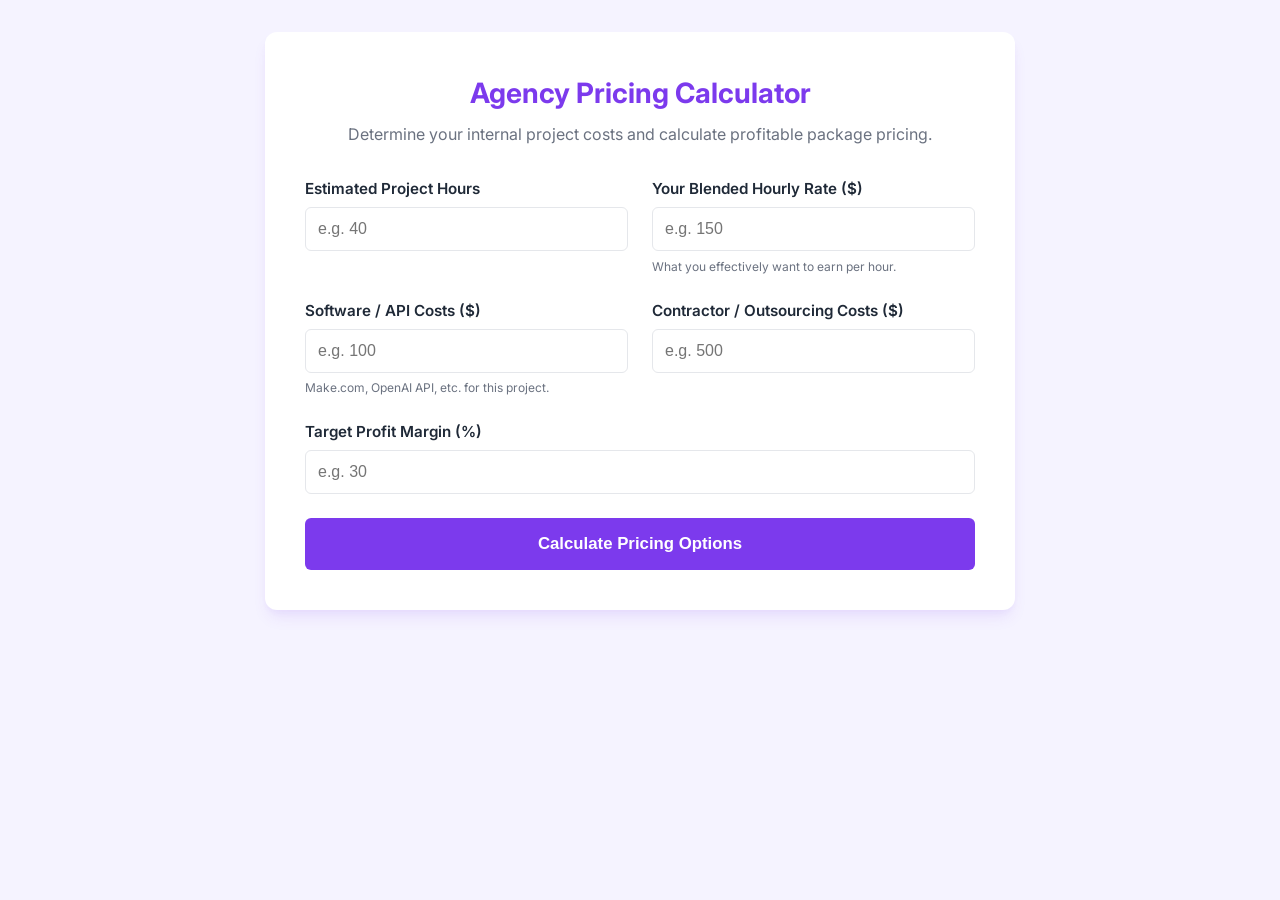
<file: tools/agency-pricing-calculator/index.html>
<!DOCTYPE html>
<html lang="en">
<head>
    <meta charset="UTF-8">
    <meta name="viewport" content="width=device-width, initial-scale=1.0">
    <title>Agency Pricing Calculator</title>
    <link rel="stylesheet" href="style.css">
    <link href="https://fonts.googleapis.com/css2?family=Inter:wght@400;500;600;700&display=swap" rel="stylesheet">
</head>
<body>
    <main class="container">
        <header>
            <h1>Agency Pricing Calculator</h1>
            <p>Determine your internal project costs and calculate profitable package pricing.</p>
        </header>

        <form id="pricing-form" class="calculator-form">
            <div class="form-row">
                <div class="input-group">
                    <label for="hours-estimated">Estimated Project Hours</label>
                    <input type="number" id="hours-estimated" min="1" required placeholder="e.g. 40">
                </div>
                
                <div class="input-group">
                    <label for="hourly-rate">Your Blended Hourly Rate ($)</label>
                    <input type="number" id="hourly-rate" min="1" required placeholder="e.g. 150">
                    <span class="hint">What you effectively want to earn per hour.</span>
                </div>
            </div>

            <div class="form-row">
                <div class="input-group">
                    <label for="software-costs">Software / API Costs ($)</label>
                    <input type="number" id="software-costs" min="0" required placeholder="e.g. 100">
                    <span class="hint">Make.com, OpenAI API, etc. for this project.</span>
                </div>
                
                <div class="input-group">
                    <label for="contractor-costs">Contractor / Outsourcing Costs ($)</label>
                    <input type="number" id="contractor-costs" min="0" required placeholder="e.g. 500">
                </div>
            </div>

            <div class="input-group full-width">
                <label for="margin-target">Target Profit Margin (%)</label>
                <input type="number" id="margin-target" min="0" max="100" required placeholder="e.g. 30">
            </div>

            <button type="submit" class="btn-primary">Calculate Pricing Options</button>
        </form>

        <section id="results" class="results-panel hidden">
            <h2>Recommended Package Pricing</h2>
            
            <div class="pricing-tiers">
                <div class="tier standard">
                    <h3>Base Price</h3>
                    <p class="desc">Covers costs + target margin.</p>
                    <div class="price" id="base-price">$0</div>
                </div>

                <div class="tier premium highlight">
                    <h3>Value-Based Price</h3>
                    <p class="desc">Base price + 50% premium for high ROI.</p>
                    <div class="price" id="value-price">$0</div>
                    <div class="badge">Recommended</div>
                </div>
            </div>

            <div class="breakdown">
                <h3>Cost Breakdown</h3>
                <ul>
                    <li>Labor Cost: <span id="breakdown-labor">$0</span></li>
                    <li>Hard Costs (Software + Contractors): <span id="breakdown-hard">$0</span></li>
                    <li>Total Cost of Delivery (COGS): <span id="breakdown-cogs">$0</span></li>
                    <li>Target Profit Amount: <span id="breakdown-profit">$0</span></li>
                </ul>
            </div>
            
            <button id="reset-btn" class="btn-secondary">Calculate Another Project</button>
        </section>
    </main>

    <script src="script.js"></script>
</body>
</html>
</file>
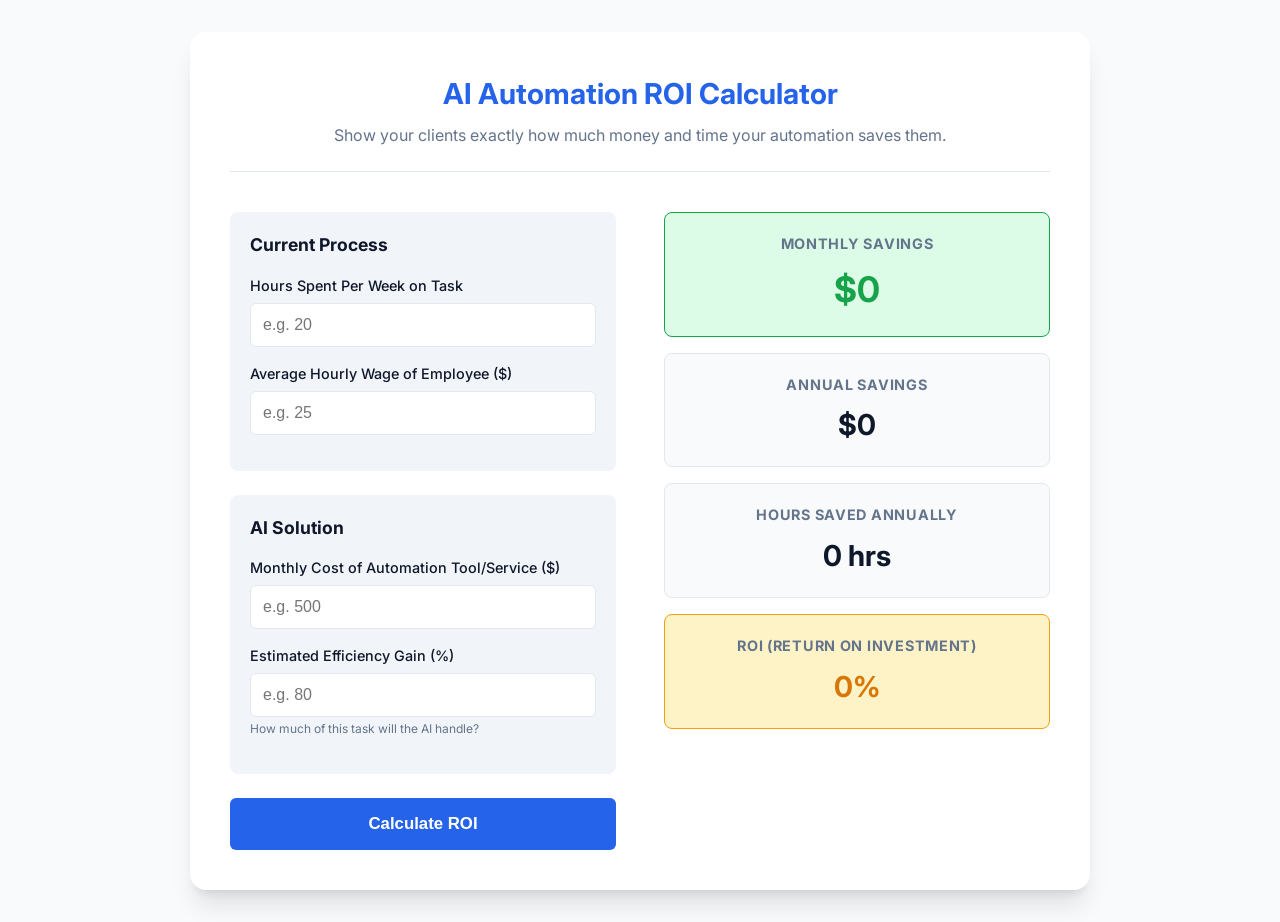
<file: tools/ai-automation-roi-calculator/index.html>
<!DOCTYPE html>
<html lang="en">
<head>
    <meta charset="UTF-8">
    <meta name="viewport" content="width=device-width, initial-scale=1.0">
    <title>AI Automation ROI Calculator</title>
    <link rel="stylesheet" href="style.css">
    <link href="https://fonts.googleapis.com/css2?family=Inter:wght@400;500;600;700&display=swap" rel="stylesheet">
</head>
<body>
    <main class="container">
        <header>
            <h1>AI Automation ROI Calculator</h1>
            <p>Show your clients exactly how much money and time your automation saves them.</p>
        </header>

        <div class="calculator-grid">
            <form id="roi-form" class="calculator-form">
                <div class="input-section">
                    <h3>Current Process</h3>
                    <div class="input-group">
                        <label for="hours-per-week">Hours Spent Per Week on Task</label>
                        <input type="number" id="hours-per-week" min="1" required placeholder="e.g. 20">
                    </div>
                    
                    <div class="input-group">
                        <label for="hourly-rate">Average Hourly Wage of Employee ($)</label>
                        <input type="number" id="hourly-rate" min="1" required placeholder="e.g. 25">
                    </div>
                </div>

                <div class="input-section">
                    <h3>AI Solution</h3>
                    <div class="input-group">
                        <label for="automation-cost">Monthly Cost of Automation Tool/Service ($)</label>
                        <input type="number" id="automation-cost" min="0" required placeholder="e.g. 500">
                    </div>
                    
                    <div class="input-group">
                        <label for="efficiency">Estimated Efficiency Gain (%)</label>
                        <input type="number" id="efficiency" min="1" max="100" required placeholder="e.g. 80">
                        <span class="hint">How much of this task will the AI handle?</span>
                    </div>
                </div>

                <button type="submit" class="btn-primary">Calculate ROI</button>
            </form>

            <section id="results" class="results-panel">
                <div class="result-card primary">
                    <h3>Monthly Savings</h3>
                    <div class="value positive" id="monthly-savings">$0</div>
                </div>
                
                <div class="result-card">
                    <h3>Annual Savings</h3>
                    <div class="value positive" id="annual-savings">$0</div>
                </div>
                
                <div class="result-card">
                    <h3>Hours Saved Annually</h3>
                    <div class="value" id="hours-saved">0 hrs</div>
                </div>
                
                <div class="result-card highlight">
                    <h3>ROI (Return on Investment)</h3>
                    <div class="value" id="roi-percentage">0%</div>
                </div>
            </section>
        </div>
    </main>

    <script src="script.js"></script>
</body>
</html>
</file>
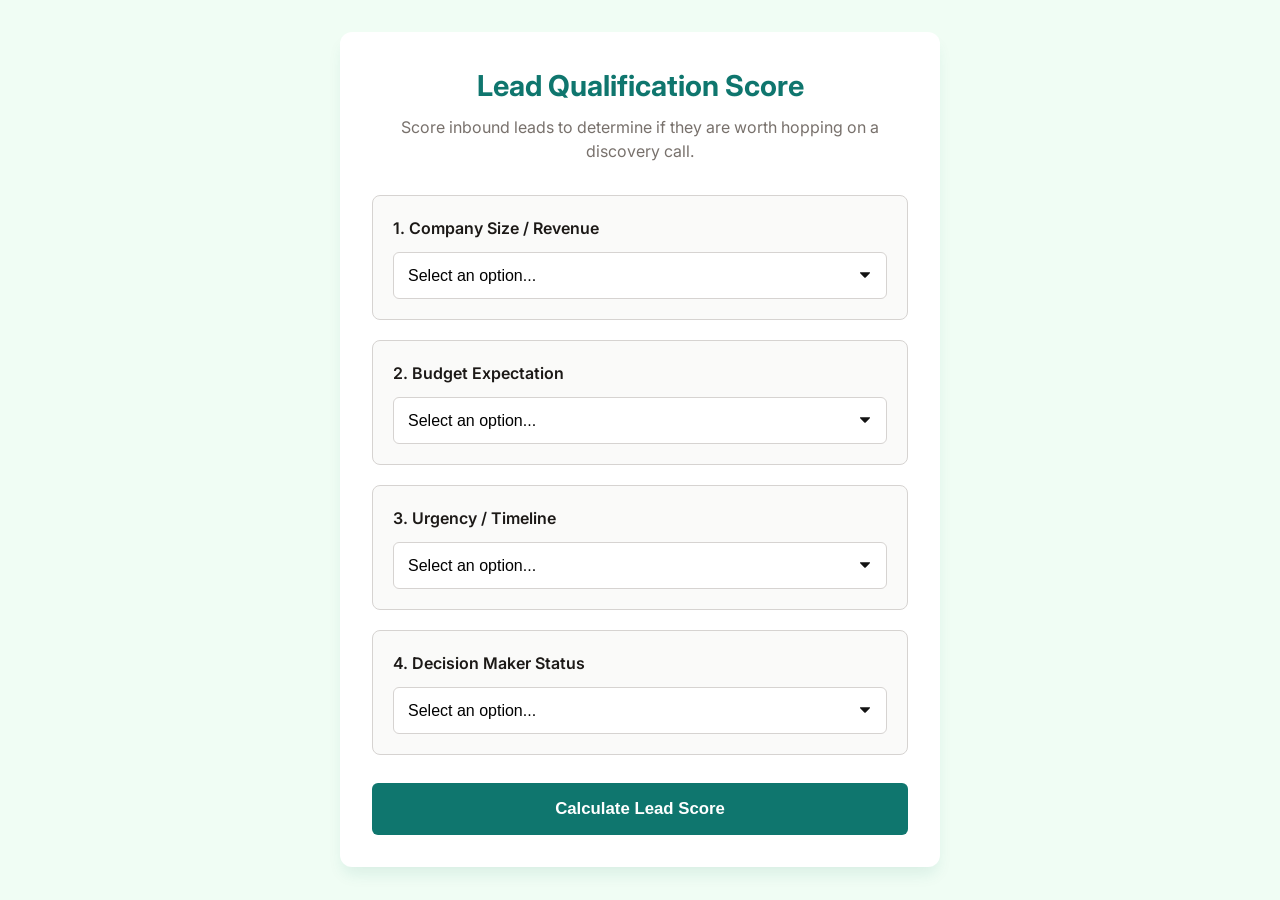
<file: tools/lead-qualification-calculator/index.html>
<!DOCTYPE html>
<html lang="en">
<head>
    <meta charset="UTF-8">
    <meta name="viewport" content="width=device-width, initial-scale=1.0">
    <title>Lead Qualification Calculator</title>
    <link rel="stylesheet" href="style.css">
    <link href="https://fonts.googleapis.com/css2?family=Inter:wght@400;500;600;700&display=swap" rel="stylesheet">
</head>
<body>
    <main class="container">
        <header>
            <h1>Lead Qualification Score</h1>
            <p>Score inbound leads to determine if they are worth hopping on a discovery call.</p>
        </header>

        <form id="lead-form" class="calculator-form">
            <div class="question-card">
                <label>1. Company Size / Revenue</label>
                <select id="q1" required>
                    <option value="" disabled selected>Select an option...</option>
                    <option value="10">Under $500k / Solo (10 pts)</option>
                    <option value="20">$500k - $2M / 2-10 emp (20 pts)</option>
                    <option value="30">$2M - $10M / 11-50 emp (30 pts)</option>
                    <option value="40">$10M+ / 50+ emp (40 pts)</option>
                </select>
            </div>

            <div class="question-card">
                <label>2. Budget Expectation</label>
                <select id="q2" required>
                    <option value="" disabled selected>Select an option...</option>
                    <option value="5">Under $2,000 (5 pts)</option>
                    <option value="15">$2,000 - $5,000 (15 pts)</option>
                    <option value="30">$5,000 - $15,000 (30 pts)</option>
                    <option value="40">$15,000+ (40 pts)</option>
                </select>
            </div>

            <div class="question-card">
                <label>3. Urgency / Timeline</label>
                <select id="q3" required>
                    <option value="" disabled selected>Select an option...</option>
                    <option value="5">Just exploring / > 6 months (5 pts)</option>
                    <option value="10">Within 3-6 months (10 pts)</option>
                    <option value="20">Within 1-3 months (20 pts)</option>
                    <option value="30">ASAP / This month (30 pts)</option>
                </select>
            </div>

            <div class="question-card">
                <label>4. Decision Maker Status</label>
                <select id="q4" required>
                    <option value="" disabled selected>Select an option...</option>
                    <option value="0">Intern / Low-level employee (0 pts)</option>
                    <option value="10">Manager (must consult boss) (10 pts)</option>
                    <option value="30">C-Suite / Founder / Owner (30 pts)</option>
                </select>
            </div>

            <button type="submit" class="btn-primary">Calculate Lead Score</button>
        </form>

        <section id="results" class="results-panel hidden">
            <div class="score-circle">
                <span id="final-score">0</span>
                <span class="max">/ 140</span>
            </div>
            
            <h2 id="lead-status">Status</h2>
            <p id="action-plan" class="action-text"></p>
            
            <button id="reset-btn" class="btn-secondary">Score Another Lead</button>
        </section>
    </main>

    <script src="script.js"></script>
</body>
</html>
</file>
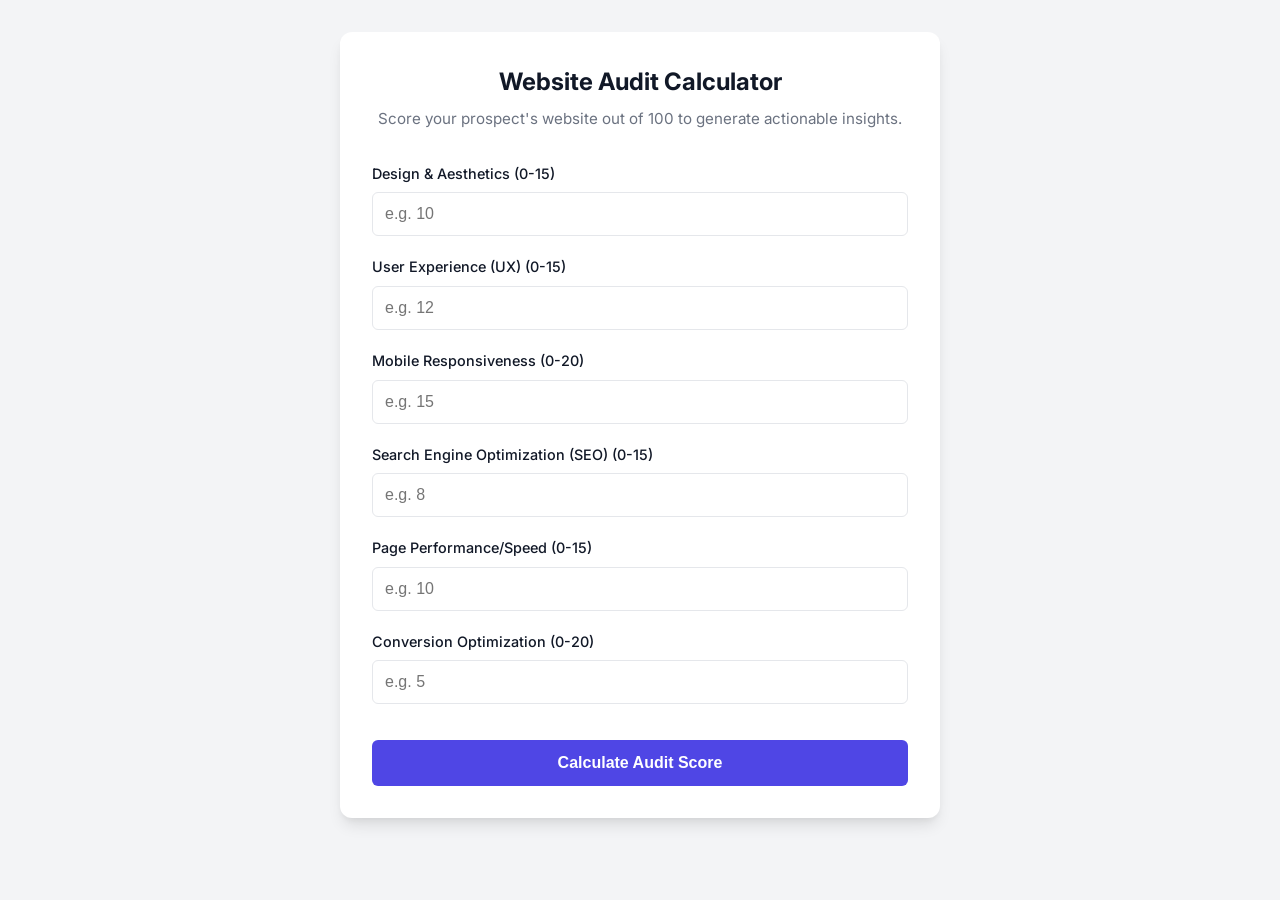
<file: tools/website-audit-score-calculator/index.html>
<!DOCTYPE html>
<html lang="en">
<head>
    <meta charset="UTF-8">
    <meta name="viewport" content="width=device-width, initial-scale=1.0">
    <title>Website Audit Score Calculator</title>
    <link rel="stylesheet" href="style.css">
    <link href="https://fonts.googleapis.com/css2?family=Inter:wght@400;500;600;700&display=swap" rel="stylesheet">
</head>
<body>
    <main class="container">
        <header>
            <h1>Website Audit Calculator</h1>
            <p>Score your prospect's website out of 100 to generate actionable insights.</p>
        </header>

        <form id="audit-form" class="calculator-form">
            <div class="input-group">
                <label for="design">Design & Aesthetics (0-15)</label>
                <input type="number" id="design" name="design" min="0" max="15" required placeholder="e.g. 10">
                <span class="error-message" id="design-error">Must be between 0 and 15</span>
            </div>

            <div class="input-group">
                <label for="ux">User Experience (UX) (0-15)</label>
                <input type="number" id="ux" name="ux" min="0" max="15" required placeholder="e.g. 12">
                <span class="error-message" id="ux-error">Must be between 0 and 15</span>
            </div>

            <div class="input-group">
                <label for="mobile">Mobile Responsiveness (0-20)</label>
                <input type="number" id="mobile" name="mobile" min="0" max="20" required placeholder="e.g. 15">
                <span class="error-message" id="mobile-error">Must be between 0 and 20</span>
            </div>

            <div class="input-group">
                <label for="seo">Search Engine Optimization (SEO) (0-15)</label>
                <input type="number" id="seo" name="seo" min="0" max="15" required placeholder="e.g. 8">
                <span class="error-message" id="seo-error">Must be between 0 and 15</span>
            </div>

            <div class="input-group">
                <label for="performance">Page Performance/Speed (0-15)</label>
                <input type="number" id="performance" name="performance" min="0" max="15" required placeholder="e.g. 10">
                <span class="error-message" id="performance-error">Must be between 0 and 15</span>
            </div>

            <div class="input-group">
                <label for="conversion">Conversion Optimization (0-20)</label>
                <input type="number" id="conversion" name="conversion" min="0" max="20" required placeholder="e.g. 5">
                <span class="error-message" id="conversion-error">Must be between 0 and 20</span>
            </div>

            <button type="submit" class="btn-primary">Calculate Audit Score</button>
        </form>

        <section id="results" class="results-panel hidden">
            <h2>Audit Results</h2>
            <div class="score-display">
                <span id="total-score" class="score">0</span>
                <span class="max-score">/ 100</span>
            </div>
            <div class="grade" id="grade-badge">Grade: -</div>
            <div class="insights">
                <h3>Key Takeaways for Prospect:</h3>
                <p id="insight-text"></p>
            </div>
            <button id="reset-btn" class="btn-secondary">New Audit</button>
        </section>
    </main>

    <script src="script.js"></script>
</body>
</html>
</file>
<file: tools/agency-pricing-calculator/style.css>
:root {
    --primary: #7C3AED;
    --primary-hover: #6D28D9;
    --bg-color: #F5F3FF;
    --card-bg: #FFFFFF;
    --text-main: #1F2937;
    --text-muted: #6B7280;
    --border: #E5E7EB;
    --highlight: #10B981;
}

* {
    box-sizing: border-box;
    margin: 0;
    padding: 0;
}

body {
    font-family: 'Inter', sans-serif;
    background-color: var(--bg-color);
    color: var(--text-main);
    line-height: 1.5;
    display: flex;
    justify-content: center;
    padding: 2rem 1rem;
}

.container {
    background-color: var(--card-bg);
    width: 100%;
    max-width: 750px;
    padding: 2.5rem;
    border-radius: 12px;
    box-shadow: 0 10px 15px -3px rgba(124, 58, 237, 0.1), 0 4px 6px -2px rgba(124, 58, 237, 0.05);
}

header {
    text-align: center;
    margin-bottom: 2rem;
}

header h1 {
    font-size: 1.75rem;
    font-weight: 700;
    color: var(--primary);
    margin-bottom: 0.5rem;
}

header p {
    color: var(--text-muted);
}

.form-row {
    display: grid;
    grid-template-columns: 1fr 1fr;
    gap: 1.5rem;
    margin-bottom: 1.5rem;
}

.input-group {
    display: flex;
    flex-direction: column;
    gap: 0.4rem;
}

.input-group.full-width {
    margin-bottom: 1.5rem;
}

label {
    font-weight: 600;
    font-size: 0.95rem;
}

.hint {
    font-size: 0.75rem;
    color: var(--text-muted);
}

input[type="number"] {
    width: 100%;
    padding: 0.75rem;
    border: 1px solid var(--border);
    border-radius: 6px;
    font-size: 1rem;
    transition: border-color 0.2s;
}

input[type="number"]:focus {
    outline: none;
    border-color: var(--primary);
}

button {
    width: 100%;
    padding: 1rem;
    border: none;
    border-radius: 6px;
    font-size: 1.05rem;
    font-weight: 600;
    cursor: pointer;
    transition: background-color 0.2s;
}

.btn-primary {
    background-color: var(--primary);
    color: white;
}

.btn-primary:hover {
    background-color: var(--primary-hover);
}

.btn-secondary {
    background-color: transparent;
    border: 1px solid var(--border);
    color: var(--text-main);
    margin-top: 2rem;
}

.btn-secondary:hover {
    background-color: #F9FAFB;
}

.hidden {
    display: none !important;
}

.results-panel {
    margin-top: 2.5rem;
    padding-top: 2rem;
    border-top: 1px solid var(--border);
}

.results-panel h2 {
    text-align: center;
    margin-bottom: 1.5rem;
}

.pricing-tiers {
    display: grid;
    grid-template-columns: 1fr 1fr;
    gap: 1.5rem;
    margin-bottom: 2rem;
}

.tier {
    padding: 1.5rem;
    border-radius: 8px;
    border: 1px solid var(--border);
    text-align: center;
    position: relative;
}

.tier h3 {
    font-size: 1.2rem;
    margin-bottom: 0.25rem;
}

.tier .desc {
    font-size: 0.85rem;
    color: var(--text-muted);
    margin-bottom: 1rem;
}

.tier .price {
    font-size: 2.2rem;
    font-weight: 700;
    color: var(--text-main);
}

.tier.highlight {
    border-color: var(--primary);
    background-color: #FAF5FF;
    box-shadow: 0 4px 6px -1px rgba(124, 58, 237, 0.1);
}

.tier.highlight .price {
    color: var(--primary);
}

.badge {
    position: absolute;
    top: -12px;
    left: 50%;
    transform: translateX(-50%);
    background-color: var(--primary);
    color: white;
    padding: 0.25rem 0.75rem;
    border-radius: 999px;
    font-size: 0.75rem;
    font-weight: 600;
}

.breakdown {
    background-color: #F9FAFB;
    padding: 1.5rem;
    border-radius: 8px;
}

.breakdown h3 {
    font-size: 1rem;
    margin-bottom: 1rem;
    border-bottom: 1px solid var(--border);
    padding-bottom: 0.5rem;
}

.breakdown ul {
    list-style: none;
}

.breakdown li {
    display: flex;
    justify-content: space-between;
    margin-bottom: 0.5rem;
    font-size: 0.9rem;
}

.breakdown li span {
    font-weight: 600;
}

@media (max-width: 600px) {
    .form-row, .pricing-tiers {
        grid-template-columns: 1fr;
    }
}
</file>
<file: tools/ai-automation-roi-calculator/style.css>
:root {
    --primary: #2563EB;
    --primary-hover: #1D4ED8;
    --bg-color: #F8FAFC;
    --card-bg: #FFFFFF;
    --text-main: #0F172A;
    --text-muted: #64748B;
    --border: #E2E8F0;
    --success: #16A34A;
    --success-bg: #DCFCE7;
    --highlight: #F59E0B;
}

* {
    box-sizing: border-box;
    margin: 0;
    padding: 0;
}

body {
    font-family: 'Inter', sans-serif;
    background-color: var(--bg-color);
    color: var(--text-main);
    line-height: 1.5;
    display: flex;
    justify-content: center;
    padding: 2rem 1rem;
}

.container {
    background-color: var(--card-bg);
    width: 100%;
    max-width: 900px;
    padding: 2.5rem;
    border-radius: 16px;
    box-shadow: 0 20px 25px -5px rgba(0, 0, 0, 0.1), 0 8px 10px -6px rgba(0, 0, 0, 0.1);
}

header {
    text-align: center;
    margin-bottom: 2.5rem;
    border-bottom: 1px solid var(--border);
    padding-bottom: 1.5rem;
}

header h1 {
    font-size: 1.8rem;
    font-weight: 700;
    margin-bottom: 0.5rem;
    color: var(--primary);
}

header p {
    color: var(--text-muted);
}

.calculator-grid {
    display: grid;
    grid-template-columns: 1fr 1fr;
    gap: 3rem;
}

.input-section {
    margin-bottom: 1.5rem;
    padding: 1.25rem;
    background-color: #F1F5F9;
    border-radius: 8px;
}

.input-section h3 {
    margin-bottom: 1rem;
    font-size: 1.1rem;
    color: var(--text-main);
}

.input-group {
    margin-bottom: 1rem;
}

label {
    display: block;
    font-weight: 500;
    font-size: 0.9rem;
    margin-bottom: 0.4rem;
}

.hint {
    display: block;
    font-size: 0.75rem;
    color: var(--text-muted);
    margin-top: 0.2rem;
}

input[type="number"] {
    width: 100%;
    padding: 0.75rem;
    border: 1px solid var(--border);
    border-radius: 6px;
    font-size: 1rem;
    transition: border-color 0.2s, box-shadow 0.2s;
}

input[type="number"]:focus {
    outline: none;
    border-color: var(--primary);
    box-shadow: 0 0 0 3px rgba(37, 99, 235, 0.1);
}

button {
    width: 100%;
    padding: 1rem;
    border: none;
    border-radius: 6px;
    font-size: 1.05rem;
    font-weight: 600;
    cursor: pointer;
    transition: background-color 0.2s;
}

.btn-primary {
    background-color: var(--primary);
    color: white;
}

.btn-primary:hover {
    background-color: var(--primary-hover);
}

.results-panel {
    display: flex;
    flex-direction: column;
    gap: 1rem;
}

.result-card {
    background-color: #F8FAFC;
    border: 1px solid var(--border);
    border-radius: 8px;
    padding: 1.25rem;
    display: flex;
    flex-direction: column;
    align-items: center;
    justify-content: center;
    text-align: center;
    transition: transform 0.2s;
}

.result-card:hover {
    transform: translateY(-2px);
}

.result-card h3 {
    font-size: 0.9rem;
    color: var(--text-muted);
    text-transform: uppercase;
    letter-spacing: 0.05em;
    margin-bottom: 0.5rem;
}

.result-card .value {
    font-size: 1.8rem;
    font-weight: 700;
}

.result-card.primary {
    background-color: var(--success-bg);
    border-color: var(--success);
}

.result-card.primary .value {
    color: var(--success);
    font-size: 2.2rem;
}

.result-card.highlight {
    background-color: #FEF3C7;
    border-color: #F59E0B;
}

.result-card.highlight .value {
    color: #D97706;
}

@media (max-width: 768px) {
    .calculator-grid {
        grid-template-columns: 1fr;
        gap: 2rem;
    }
}
</file>
<file: tools/lead-qualification-calculator/style.css>
:root {
    --primary: #0F766E;
    --primary-hover: #0F352E;
    --bg-color: #F0FDF4;
    --card-bg: #FFFFFF;
    --text-main: #1C1917;
    --text-muted: #78716C;
    --border: #D6D3D1;
    --hot: #EF4444;
    --warm: #F59E0B;
    --cold: #3B82F6;
    --junk: #9CA3AF;
}

* {
    box-sizing: border-box;
    margin: 0;
    padding: 0;
}

body {
    font-family: 'Inter', sans-serif;
    background-color: var(--bg-color);
    color: var(--text-main);
    line-height: 1.5;
    display: flex;
    justify-content: center;
    padding: 2rem 1rem;
}

.container {
    background-color: var(--card-bg);
    width: 100%;
    max-width: 600px;
    padding: 2rem;
    border-radius: 12px;
    box-shadow: 0 10px 15px -3px rgba(15, 118, 110, 0.1);
}

header {
    text-align: center;
    margin-bottom: 2rem;
}

header h1 {
    font-size: 1.8rem;
    font-weight: 700;
    color: var(--primary);
    margin-bottom: 0.5rem;
}

header p {
    color: var(--text-muted);
}

.calculator-form {
    display: flex;
    flex-direction: column;
    gap: 1.25rem;
}

.question-card {
    background-color: #FAFAF9;
    padding: 1.25rem;
    border: 1px solid var(--border);
    border-radius: 8px;
    transition: border-color 0.2s;
}

.question-card:hover {
    border-color: var(--primary);
}

label {
    display: block;
    font-weight: 600;
    margin-bottom: 0.75rem;
    font-size: 1rem;
}

select {
    width: 100%;
    padding: 0.875rem;
    border: 1px solid var(--border);
    border-radius: 6px;
    font-size: 1rem;
    background-color: white;
    cursor: pointer;
    appearance: none;
    background-image: url("data:image/svg+xml;charset=US-ASCII,%3Csvg%20xmlns%3D%22http%3A%2F%2Fwww.w3.org%2F2000%2Fsvg%22%20width%3D%22292.4%22%20height%3D%22292.4%22%3E%3Cpath%20fill%3D%22%23131313%22%20d%3D%22M287%2069.4a17.6%2017.6%200%200%200-13-5.4H18.4c-5%200-9.3%201.8-12.9%205.4A17.6%2017.6%200%200%200%200%2082.2c0%205%201.8%209.3%205.4%2012.9l128%20127.9c3.6%203.6%207.8%205.4%2012.8%205.4s9.2-1.8%2012.8-5.4L287%2095c3.5-3.5%205.4-7.8%205.4-12.8%200-5-1.9-9.2-5.5-12.8z%22%2F%3E%3C%2Fsvg%3E");
    background-repeat: no-repeat;
    background-position: right 1rem top 50%;
    background-size: 0.65rem auto;
}

select:focus {
    outline: none;
    border-color: var(--primary);
    box-shadow: 0 0 0 3px rgba(15, 118, 110, 0.1);
}

button {
    width: 100%;
    padding: 1rem;
    border: none;
    border-radius: 6px;
    font-size: 1.05rem;
    font-weight: 600;
    cursor: pointer;
    transition: background-color 0.2s;
}

.btn-primary {
    background-color: var(--primary);
    color: white;
    margin-top: 0.5rem;
}

.btn-primary:hover {
    background-color: var(--primary-hover);
}

.btn-secondary {
    background-color: transparent;
    border: 1px solid var(--border);
    color: var(--text-main);
    margin-top: 2rem;
}

.btn-secondary:hover {
    background-color: #F5F5F4;
}

.hidden {
    display: none !important;
}

.results-panel {
    text-align: center;
    padding-top: 2rem;
}

.score-circle {
    width: 150px;
    height: 150px;
    border-radius: 50%;
    border: 8px solid var(--primary);
    display: flex;
    flex-direction: column;
    justify-content: center;
    align-items: center;
    margin: 0 auto 1.5rem;
    background-color: white;
}

#final-score {
    font-size: 3rem;
    font-weight: 700;
    line-height: 1;
}

.score-circle .max {
    color: var(--text-muted);
    font-size: 1rem;
}

#lead-status {
    font-size: 1.8rem;
    margin-bottom: 0.5rem;
}

.action-text {
    font-size: 1.1rem;
    color: var(--text-muted);
    background-color: #FAFAF9;
    padding: 1rem;
    border-radius: 8px;
    margin-bottom: 1.5rem;
}

/* Status Colors */
.status-hot .score-circle { border-color: var(--hot); }
.status-hot #lead-status { color: var(--hot); }

.status-warm .score-circle { border-color: var(--warm); }
.status-warm #lead-status { color: var(--warm); }

.status-cold .score-circle { border-color: var(--cold); }
.status-cold #lead-status { color: var(--cold); }

.status-junk .score-circle { border-color: var(--junk); }
.status-junk #lead-status { color: var(--junk); }
</file>
<file: tools/website-audit-score-calculator/style.css>
:root {
    --primary: #4F46E5;
    --primary-hover: #4338CA;
    --bg-color: #F3F4F6;
    --card-bg: #FFFFFF;
    --text-main: #111827;
    --text-muted: #6B7280;
    --border: #E5E7EB;
    --error: #EF4444;
    --success: #10B981;
    --warning: #F59E0B;
}

* {
    box-sizing: border-box;
    margin: 0;
    padding: 0;
}

body {
    font-family: 'Inter', sans-serif;
    background-color: var(--bg-color);
    color: var(--text-main);
    line-height: 1.5;
    display: flex;
    justify-content: center;
    padding: 2rem 1rem;
}

.container {
    background-color: var(--card-bg);
    width: 100%;
    max-width: 600px;
    padding: 2rem;
    border-radius: 12px;
    box-shadow: 0 10px 15px -3px rgba(0, 0, 0, 0.1), 0 4px 6px -2px rgba(0, 0, 0, 0.05);
}

header {
    text-align: center;
    margin-bottom: 2rem;
}

header h1 {
    font-size: 1.5rem;
    font-weight: 700;
    margin-bottom: 0.5rem;
}

header p {
    color: var(--text-muted);
    font-size: 0.95rem;
}

.calculator-form {
    display: flex;
    flex-direction: column;
    gap: 1.25rem;
}

.input-group {
    display: flex;
    flex-direction: column;
    gap: 0.5rem;
}

label {
    font-weight: 500;
    font-size: 0.9rem;
}

input[type="number"] {
    width: 100%;
    padding: 0.75rem;
    border: 1px solid var(--border);
    border-radius: 6px;
    font-size: 1rem;
    transition: border-color 0.2s;
}

input[type="number"]:focus {
    outline: none;
    border-color: var(--primary);
    box-shadow: 0 0 0 3px rgba(79, 70, 229, 0.1);
}

.error-message {
    color: var(--error);
    font-size: 0.8rem;
    display: none;
}

.input-group.invalid input {
    border-color: var(--error);
}

.input-group.invalid .error-message {
    display: block;
}

button {
    width: 100%;
    padding: 0.875rem;
    border: none;
    border-radius: 6px;
    font-size: 1rem;
    font-weight: 600;
    cursor: pointer;
    transition: background-color 0.2s;
}

.btn-primary {
    background-color: var(--primary);
    color: white;
    margin-top: 1rem;
}

.btn-primary:hover {
    background-color: var(--primary-hover);
}

.btn-secondary {
    background-color: transparent;
    color: var(--text-main);
    border: 1px solid var(--border);
    margin-top: 1rem;
}

.btn-secondary:hover {
    background-color: var(--bg-color);
}

.hidden {
    display: none !important;
}

.results-panel {
    margin-top: 2rem;
    padding-top: 2rem;
    border-top: 1px solid var(--border);
    text-align: center;
}

.score-display {
    margin: 1.5rem 0;
    font-size: 3rem;
    font-weight: 700;
}

.max-score {
    font-size: 1.5rem;
    color: var(--text-muted);
}

.grade {
    display: inline-block;
    padding: 0.25rem 1rem;
    border-radius: 999px;
    font-weight: 600;
    font-size: 0.9rem;
    margin-bottom: 1.5rem;
}

.grade.excellent { background-color: rgba(16, 185, 129, 0.1); color: var(--success); }
.grade.average { background-color: rgba(245, 158, 11, 0.1); color: var(--warning); }
.grade.poor { background-color: rgba(239, 68, 68, 0.1); color: var(--error); }

.insights {
    text-align: left;
    background-color: var(--bg-color);
    padding: 1.25rem;
    border-radius: 8px;
    margin-bottom: 1.5rem;
}

.insights h3 {
    font-size: 1rem;
    margin-bottom: 0.5rem;
}

.insights p {
    font-size: 0.9rem;
    color: var(--text-muted);
}

@media (max-width: 480px) {
    .container {
        padding: 1.5rem;
    }
}
</file>
